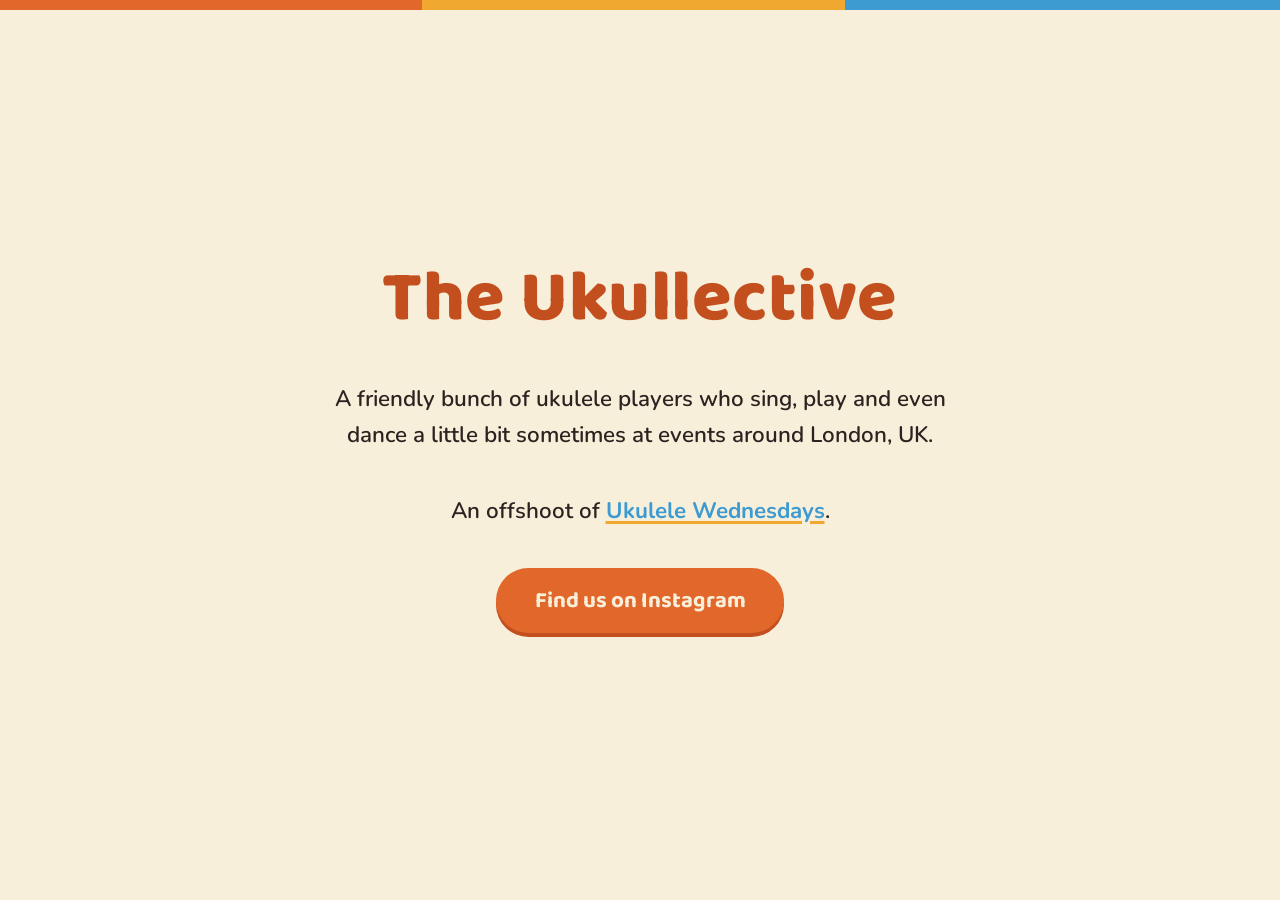
<file: index.html>
<!DOCTYPE html>
<html lang="en">
<head>
  <meta charset="UTF-8">
  <meta name="viewport" content="width=device-width, initial-scale=1.0">
  <title>The Ukullective</title>
  <link rel="preconnect" href="https://fonts.googleapis.com">
  <link rel="preconnect" href="https://fonts.gstatic.com" crossorigin>
  <link href="https://fonts.googleapis.com/css2?family=Baloo+2:wght@600;700;800&family=Nunito:wght@400;600;700&display=swap" rel="stylesheet">
  <link rel="stylesheet" href="style.css">
</head>
<body>
  <div class="top-bar" aria-hidden="true"></div>

  <main class="page">
    <h1 class="title">The Ukullective</h1>

    <p class="tagline">
      A friendly bunch of ukulele players who sing, play and even dance a little bit
      sometimes at events around London, UK.
    </p>
    <p class="tagline">An offshoot of
      <a href="https://ukulelewednesdays.wordpress.com" target="_blank" rel="noopener">Ukulele Wednesdays</a>.
    </p>

    <a class="cta" href="https://www.instagram.com/theukullective/" target="_blank" rel="noopener">
      Find us on Instagram
    </a>
  </main>
</body>
</html>
</file>
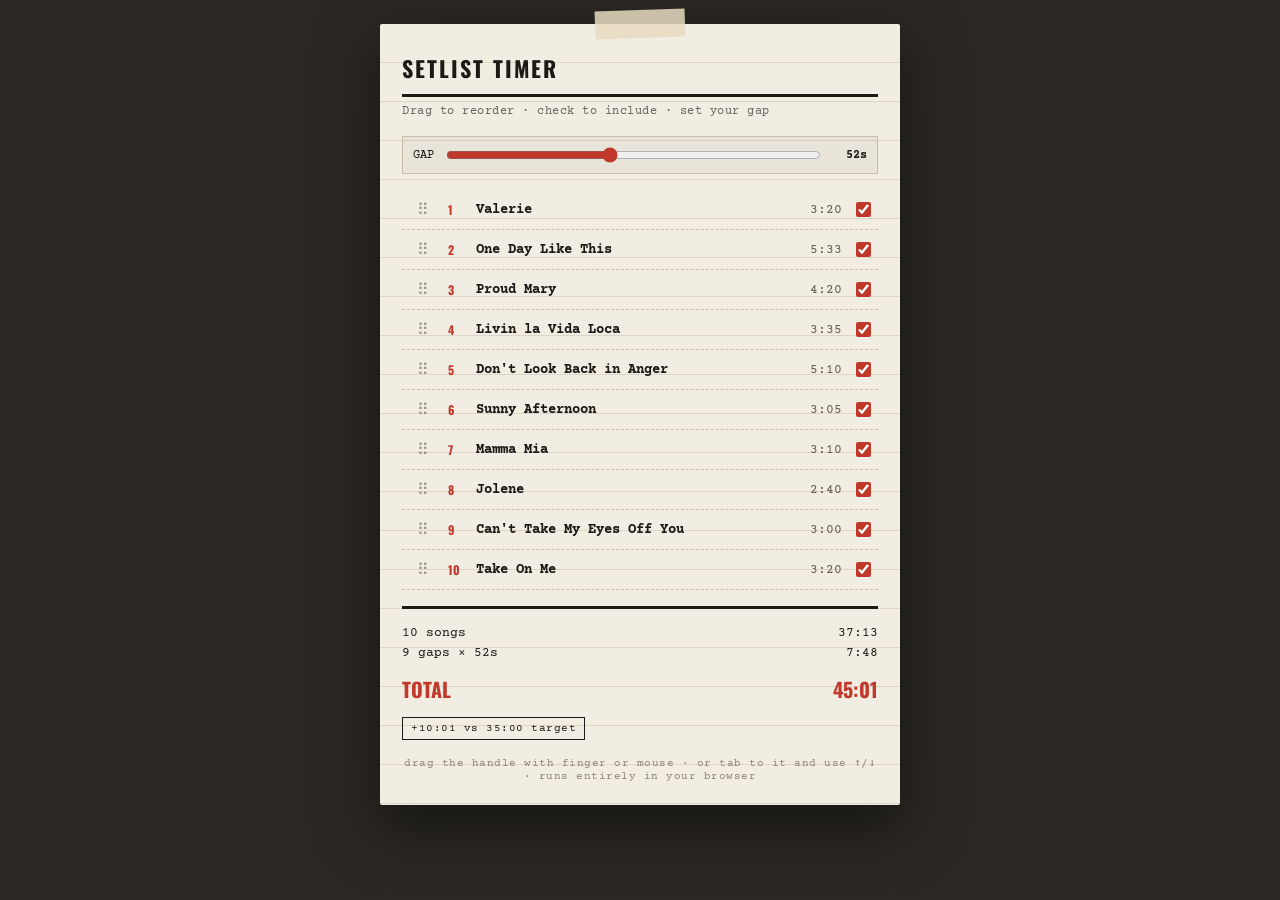
<file: setlist/index.html>
<!DOCTYPE html>
<html lang="en">
<head>
<meta charset="UTF-8">
<meta name="viewport" content="width=device-width, initial-scale=1.0">
<title>Setlist Timer</title>
<style>
  @import url('https://fonts.googleapis.com/css2?family=Oswald:wght@500;700&family=Courier+Prime:wght@400;700&display=swap');

  :root{
    --paper:#f2ede2;
    --ink:#1c1a17;
    --marker:#c0392b;
    --tape:#e8dcc0;
    --line:#c9bfa8;
  }
  *{box-sizing:border-box;}
  body{
    margin:0;
    background:#2b2823;
    font-family:'Courier Prime', monospace;
    color:var(--ink);
    padding:24px 16px 60px;
    display:flex;
    justify-content:center;
  }
  .board{
    width:100%;
    max-width:520px;
    background:var(--paper);
    background-image:
      repeating-linear-gradient(transparent, transparent 38px, var(--line) 39px);
    padding:28px 22px 22px;
    border-radius:2px;
    box-shadow:0 20px 60px rgba(0,0,0,0.5);
    position:relative;
  }
  .board::before{
    content:"";
    position:absolute;
    top:-14px; left:50%;
    transform:translateX(-50%) rotate(-2deg);
    width:90px; height:28px;
    background:var(--tape);
    opacity:.85;
  }
  h1{
    font-family:'Oswald', sans-serif;
    font-weight:700;
    text-transform:uppercase;
    letter-spacing:2px;
    font-size:22px;
    margin:0 0 2px;
    border-bottom:3px solid var(--ink);
    padding-bottom:10px;
  }
  .sub{
    font-size:12px;
    opacity:.65;
    margin:8px 0 18px;
    letter-spacing:.5px;
  }
  .gap-control{
    display:flex;
    align-items:center;
    gap:10px;
    font-size:12px;
    margin-bottom:16px;
    background:rgba(0,0,0,0.04);
    padding:8px 10px;
    border:1px solid var(--line);
  }
  .gap-control input[type=range]{flex:1; accent-color:var(--marker);}
  .gap-control .val{font-weight:700; min-width:34px; text-align:right;}

  ul#list{
    list-style:none;
    margin:0 0 16px;
    padding:0;
  }
  li{
    display:flex;
    align-items:center;
    gap:10px;
    padding:9px 4px;
    background:transparent;
    cursor:grab;
    user-select:none;
    border-bottom:1px dashed var(--line);
    transition:opacity .15s;
  }
  li.dragging{opacity:.35;}
  li.excluded{opacity:.4; text-decoration:line-through;}
  li.excluded .time{text-decoration:line-through;}
  .handle{
    font-size:16px;
    opacity:.4;
    letter-spacing:-2px;
    width:32px;
    padding:8px 4px;
    margin:-8px 0;
    text-align:center;
    touch-action:none;
    cursor:grab;
  }
  .handle:focus-visible{
    outline:2px solid var(--marker);
    outline-offset:2px;
    opacity:1;
  }
  .num{
    font-family:'Oswald',sans-serif;
    font-weight:700;
    font-size:12px;
    color:var(--marker);
    width:18px;
  }
  .name{
    flex:1;
    font-size:14px;
    font-weight:700;
  }
  .time{
    font-size:13px;
    opacity:.7;
  }
  input[type=checkbox]{
    accent-color:var(--marker);
    width:15px;height:15px;
  }
  .gapline{
    text-align:center;
    font-size:10px;
    letter-spacing:2px;
    opacity:.35;
    padding:2px 0;
  }

  .totals{
    border-top:3px solid var(--ink);
    padding-top:14px;
    margin-top:6px;
  }
  .row{
    display:flex;
    justify-content:space-between;
    font-size:13px;
    padding:3px 0;
  }
  .row.big{
    font-family:'Oswald',sans-serif;
    font-size:20px;
    font-weight:700;
    margin-top:8px;
    color:var(--marker);
  }
  .target-badge{
    display:inline-block;
    margin-top:10px;
    font-size:11px;
    padding:4px 8px;
    border:1px solid var(--ink);
    letter-spacing:.5px;
  }
  .target-badge.ok{background:var(--ink); color:var(--paper);}
  footer{
    text-align:center;
    color:#8a8478;
    font-size:11px;
    margin-top:16px;
    letter-spacing:.5px;
  }
</style>
</head>
<body>
<div class="board">
  <h1>Setlist Timer</h1>
  <div class="sub">Drag to reorder · check to include · set your gap</div>

  <div class="gap-control">
    <span>GAP</span>
    <input type="range" id="gapSlider" min="0" max="120" value="52" step="1">
    <span class="val"><span id="gapVal">52</span>s</span>
  </div>

  <ul id="list"></ul>

  <div class="totals">
    <div class="row"><span id="songCount">0 songs</span><span id="songTime">0:00</span></div>
    <div class="row"><span id="gapCount">0 gaps</span><span id="gapTime">0:00</span></div>
    <div class="row big"><span>TOTAL</span><span id="grandTotal">0:00</span></div>
    <span class="target-badge" id="badge">— vs 35:00 target</span>
  </div>

  <footer>drag the handle with finger or mouse · or tab to it and use ↑/↓ · runs entirely in your browser</footer>
</div>

<script>
const songs = [
  {name:"Valerie", sec:200},
  {name:"One Day Like This", sec:333},
  {name:"Proud Mary", sec:260},
  {name:"Livin la Vida Loca", sec:215},
  {name:"Don't Look Back in Anger", sec:310},
  {name:"Sunny Afternoon", sec:185},
  {name:"Mamma Mia", sec:190},
  {name:"Jolene", sec:160},
  {name:"Can't Take My Eyes Off You", sec:180},
  {name:"Take On Me", sec:200},
];

let state = songs.map((s,i)=>({...s, id:i, included:true}));
let gapSec = 52;

const listEl = document.getElementById('list');
const gapSlider = document.getElementById('gapSlider');
const gapVal = document.getElementById('gapVal');

function fmt(s){
  const m = Math.floor(s/60), r = s%60;
  return m + ":" + String(r).padStart(2,'0');
}

function render(){
  listEl.innerHTML = '';
  state.forEach((song, idx) => {
    const li = document.createElement('li');
    li.dataset.id = song.id;
    if(!song.included) li.classList.add('excluded');
    li.innerHTML = `
      <span class="handle" tabindex="0" role="button" aria-label="Reorder ${song.name}: drag, or use arrow keys">⠿</span>
      <span class="num">${idx+1}</span>
      <span class="name">${song.name}</span>
      <span class="time">${fmt(song.sec)}</span>
      <input type="checkbox" ${song.included ? 'checked':''}>
    `;
    li.querySelector('input').addEventListener('change', (e)=>{
      song.included = e.target.checked;
      render();
    });
    const handle = li.querySelector('.handle');
    handle.addEventListener('pointerdown', (e)=>{
      if(e.button !== 0 && e.pointerType === 'mouse') return;
      e.preventDefault();
      li.classList.add('dragging');
      const onMove = (ev)=>{
        const under = document.elementFromPoint(ev.clientX, ev.clientY);
        const over = under && under.closest('li');
        if(over && over !== li && over.parentNode === listEl){
          const rect = over.getBoundingClientRect();
          const before = ev.clientY < rect.top + rect.height/2;
          listEl.insertBefore(li, before ? over : over.nextSibling);
        }
      };
      const onEnd = ()=>{
        document.removeEventListener('pointermove', onMove);
        document.removeEventListener('pointerup', onEnd);
        document.removeEventListener('pointercancel', onEnd);
        li.classList.remove('dragging');
        const order = [...listEl.children].map(el=>parseInt(el.dataset.id,10));
        state.sort((a,b)=>order.indexOf(a.id)-order.indexOf(b.id));
        render();
      };
      document.addEventListener('pointermove', onMove);
      document.addEventListener('pointerup', onEnd);
      document.addEventListener('pointercancel', onEnd);
    });
    handle.addEventListener('keydown', (e)=>{
      if(e.key === 'ArrowUp' || e.key === 'ArrowDown'){
        e.preventDefault();
        moveSong(song.id, e.key === 'ArrowUp' ? -1 : 1);
      }
    });
    listEl.appendChild(li);
  });
  updateTotals();
}

function moveSong(id, delta){
  const idx = state.findIndex(s=>s.id===id);
  const to = idx + delta;
  if(to < 0 || to >= state.length) return;
  const [moved] = state.splice(idx,1);
  state.splice(to,0,moved);
  render();
  const li = listEl.querySelector('li[data-id="'+id+'"]');
  if(li) li.querySelector('.handle').focus();
}

function updateTotals(){
  const included = state.filter(s=>s.included);
  const songTotal = included.reduce((a,s)=>a+s.sec,0);
  const gaps = Math.max(included.length - 1, 0);
  const gapTotal = gaps * gapSec;
  const grand = songTotal + gapTotal;

  document.getElementById('songCount').textContent = included.length + " song" + (included.length!==1?'s':'');
  document.getElementById('songTime').textContent = fmt(songTotal);
  document.getElementById('gapCount').textContent = gaps + " gap" + (gaps!==1?'s':'') + " × " + gapSec + "s";
  document.getElementById('gapTime').textContent = fmt(gapTotal);
  document.getElementById('grandTotal').textContent = fmt(grand);

  const target = 2100; // 35:00
  const diff = grand - target;
  const badge = document.getElementById('badge');
  if(Math.abs(diff) <= 15){
    badge.textContent = "✓ within 15s of 35:00 target";
    badge.classList.add('ok');
  } else {
    const sign = diff > 0 ? "+" : "−";
    badge.textContent = sign + fmt(Math.abs(diff)) + " vs 35:00 target";
    badge.classList.remove('ok');
  }
}

gapSlider.addEventListener('input', (e)=>{
  gapSec = parseInt(e.target.value,10);
  gapVal.textContent = gapSec;
  updateTotals();
});

render();
</script>
</body>
</html>
</file>
<file: style.css>
:root {
  --cream: #f8efdb;
  --orange: #e2672a;
  --orange-dark: #c44f1e;
  --yellow: #f0a830;
  --brown: #2b2320;
  --sky: #3d9bd1;
}

* {
  box-sizing: border-box;
}

html, body {
  margin: 0;
  padding: 0;
}

body {
  background: var(--cream);
  color: var(--brown);
  font-family: 'Nunito', sans-serif;
  min-height: 100vh;
  display: flex;
  flex-direction: column;
}

.top-bar {
  height: 10px;
  width: 100%;
  background: linear-gradient(90deg, var(--orange) 0%, var(--orange) 33%, var(--yellow) 33%, var(--yellow) 66%, var(--sky) 66%, var(--sky) 100%);
}

.page {
  flex: 1;
  display: flex;
  flex-direction: column;
  align-items: center;
  justify-content: center;
  text-align: center;
  padding: 6vh 6vw 10vh;
}

.title {
  font-family: 'Baloo 2', sans-serif;
  font-weight: 800;
  color: var(--orange-dark);
  font-size: clamp(2.5rem, 8vw, 4.5rem);
  margin: 0 0 1.5rem;
  letter-spacing: 0.5px;
}

.tagline {
  font-size: clamp(1.1rem, 2.4vw, 1.4rem);
  font-weight: 600;
  line-height: 1.6;
  max-width: 640px;
  margin: 0 0 2.5rem;
}

.tagline a {
  color: var(--sky);
  text-decoration: underline;
  text-decoration-color: var(--yellow);
  text-decoration-thickness: 3px;
  text-underline-offset: 3px;
  font-weight: 700;
}

.tagline a:hover {
  color: var(--orange-dark);
}

.cta {
  font-family: 'Baloo 2', sans-serif;
  font-weight: 700;
  font-size: clamp(1.1rem, 2.5vw, 1.4rem);
  color: var(--cream);
  background: var(--orange);
  padding: 0.9rem 2.4rem;
  border-radius: 999px;
  text-decoration: none;
  box-shadow: 0 4px 0 var(--orange-dark);
  transition: transform 0.15s ease, box-shadow 0.15s ease, background 0.15s ease;
}

.cta:hover {
  background: var(--orange-dark);
  transform: translateY(2px);
  box-shadow: 0 2px 0 var(--orange-dark);
}

.cta:active {
  transform: translateY(4px);
  box-shadow: none;
}
</file>
